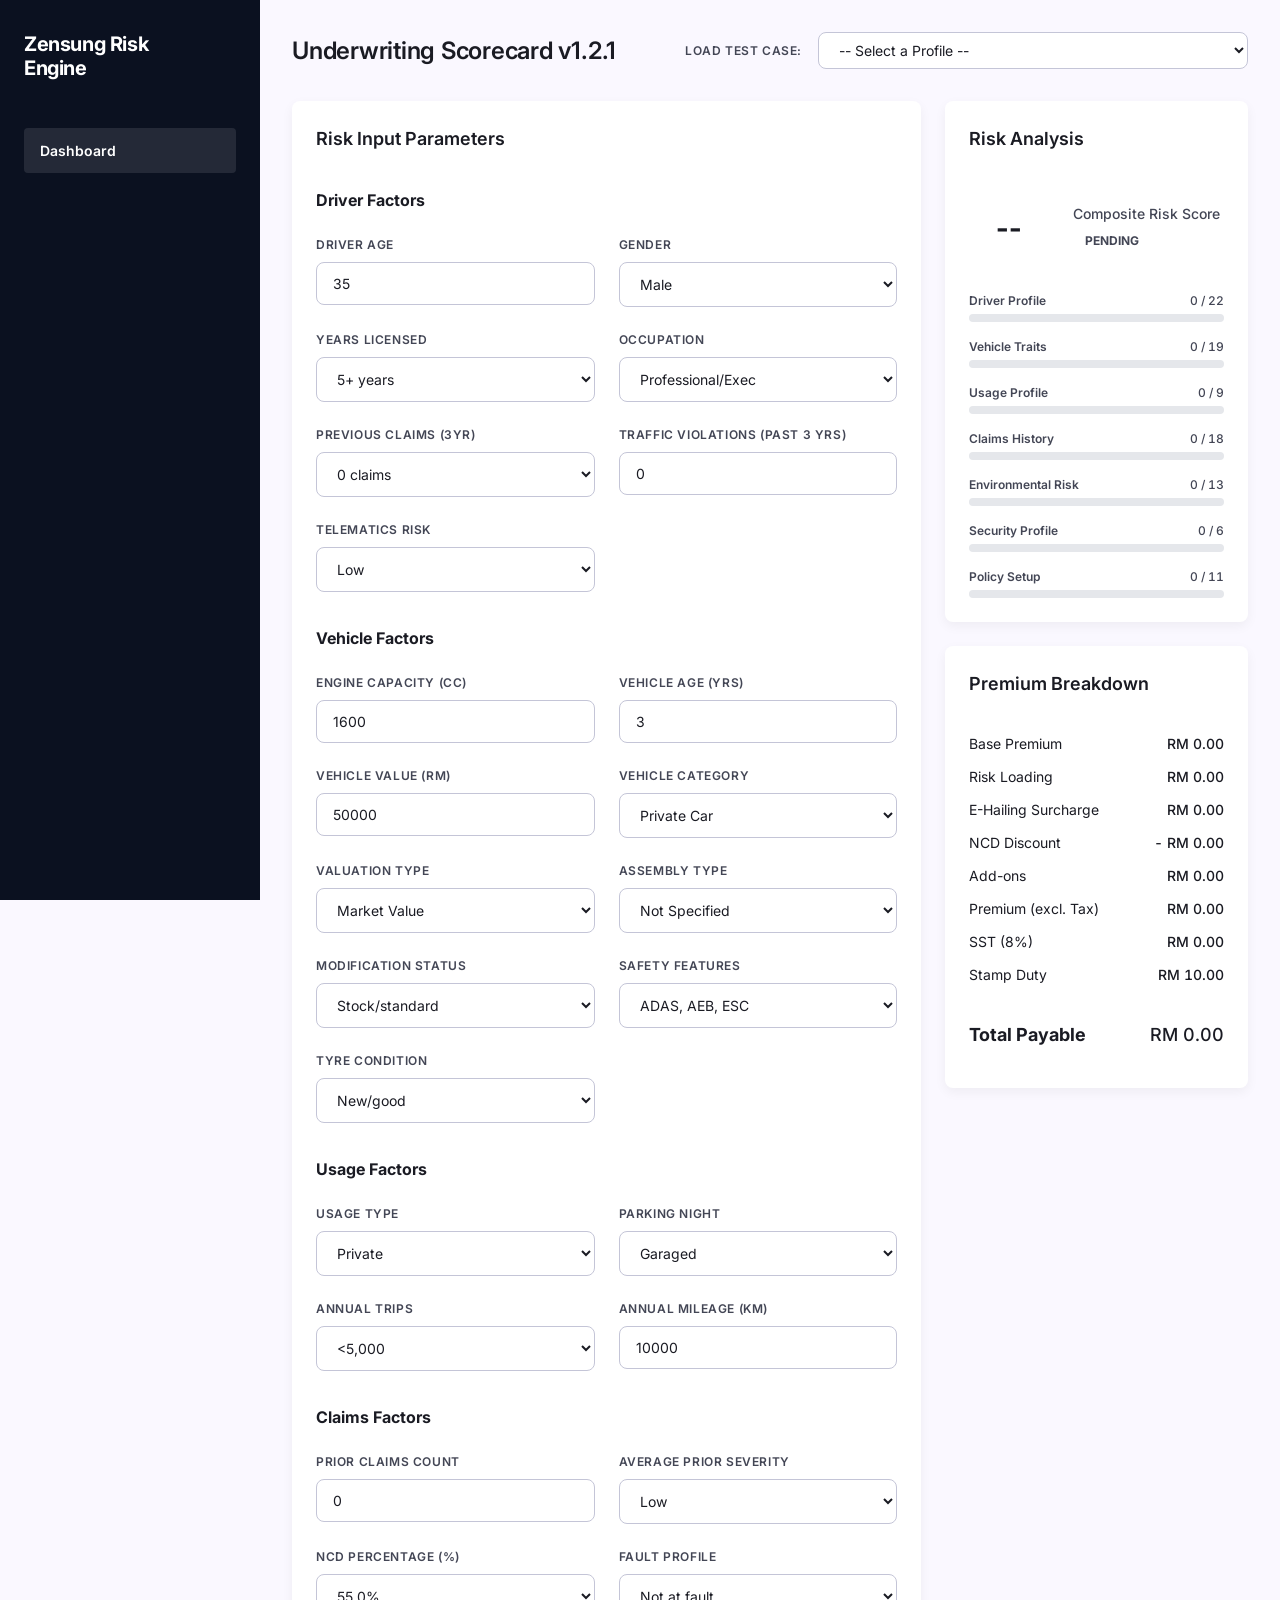
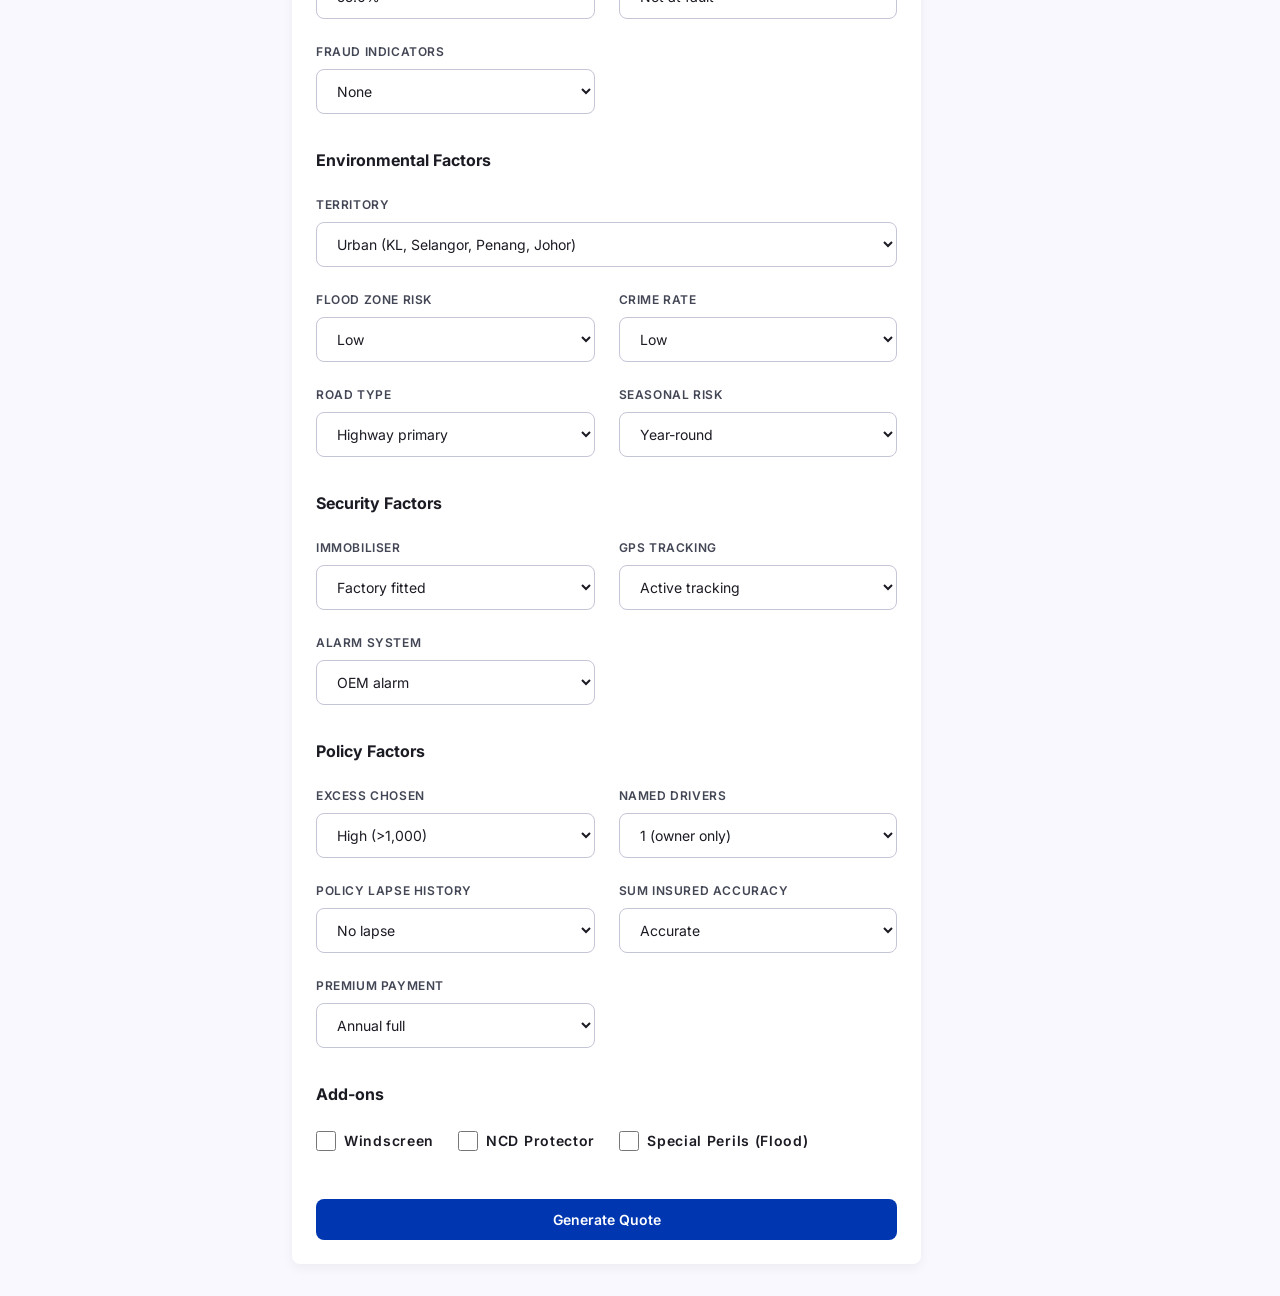
<file: frontend/index.html>
<!DOCTYPE html>
<html lang="en">
<head>
    <meta charset="UTF-8">
    <meta name="viewport" content="width=device-width, initial-scale=1.0">
    <title>Zensung Premium Underwriting</title>
    <link href="https://fonts.googleapis.com/css2?family=Inter:wght@400;500;600;700&display=swap" rel="stylesheet">
    <link rel="stylesheet" href="css/styles.css">
</head>
<body>
    <div class="app-layout">
        <aside class="sidebar">
            <h1>Zensung Risk<br>Engine</h1>
            <ul class="nav-menu">
                <li class="nav-item active"><span>Dashboard</span></li>

            </ul>
        </aside>

        <main class="main-content">
            <header>
                <h2>Underwriting Scorecard v1.2.1</h2>
                <div class="controls">
                    <label for="test-cases">Load Test Case:</label>
                    <select id="test-cases">
                        <option value="">-- Select a Profile --</option>
                    </select>
                </div>
            </header>

            <div class="grid-container">
                <section class="panel panel-left">
                    <h3>Risk Input Parameters</h3>
                    <form id="quote-form">
                        <div class="form-grid">
                            <!-- Driver -->
                            <h4 style="grid-column: 1 / -1; margin-bottom: 0;">Driver Factors</h4>
                            <div class="form-group">
                                <label>Driver Age</label>
                                <input type="number" id="driver_age" min="17" max="90" value="35">
                            </div>
                            <div class="form-group">
                                <label>Gender</label>
                                <select id="gender">
                                    <option value="M">Male</option>
                                    <option value="F">Female</option>
                                </select>
                            </div>
                            <div class="form-group">
                                <label>Years Licensed</label>
                                <select id="years_licensed">
                                    <option value="<2 years"><2 years</option>
                                    <option value="2-4 years">2-4 years</option>
                                    <option value="5+ years" selected>5+ years</option>
                                </select>
                            </div>
                            <div class="form-group">
                                <label>Occupation</label>
                                <select id="occupation">
                                    <option value="Professional/Exec" selected>Professional/Exec</option>
                                    <option value="Clerical/Sales">Clerical/Sales</option>
                                    <option value="Manual/Delivery">Manual/Delivery</option>
                                </select>
                            </div>
                            <div class="form-group">
                                <label>Previous Claims (3yr)</label>
                                <select id="previous_claims_3yr">
                                    <option value="0 claims" selected>0 claims</option>
                                    <option value="1 claim">1 claim</option>
                                    <option value="2+ claims">2+ claims</option>
                                </select>
                            </div>
                            <div class="form-group">
                                <label>Traffic Violations (past 3 yrs)</label>
                                <input type="number" id="traffic_violations" min="0" value="0">
                            </div>
                            <div class="form-group">
                                <label>Telematics Risk</label>
                                <select id="telematics_risk">
                                    <option value="Low" selected>Low</option>
                                    <option value="Med">Medium</option>
                                    <option value="High">High</option>
                                </select>
                            </div>
                            
                            <!-- Vehicle -->
                            <h4 style="grid-column: 1 / -1; margin-bottom: 0; margin-top: 10px;">Vehicle Factors</h4>
                            <div class="form-group">
                                <label>Engine Capacity (cc)</label>
                                <input type="number" id="engine_capacity" min="100" value="1600">
                            </div>
                            <div class="form-group">
                                <label>Vehicle Age (yrs)</label>
                                <input type="number" id="vehicle_age" min="0" value="3">
                            </div>
                            <div class="form-group">
                                <label>Vehicle Value (RM)</label>
                                <input type="number" id="vehicle_value" min="1" value="50000">
                            </div>
                            <div class="form-group">
                                <label>Vehicle Category</label>
                                <select id="vehicle_category">
                                    <option value="Private Car" selected>Private Car</option>
                                    <option value="Commercial Pickup">Commercial Pickup</option>
                                    <option value="Luxury Car">Luxury Car</option>
                                </select>
                            </div>
                            <div class="form-group">
                                <label>Valuation Type</label>
                                <select id="valuation_type">
                                    <option value="Market Value" selected>Market Value</option>
                                    <option value="Agreed Value">Agreed Value</option>
                                </select>
                            </div>
                            <div class="form-group">
                                <label>Assembly Type</label>
                                <select id="assembly_type">
                                    <option value="" selected>Not Specified</option>
                                    <option value="CKD">CKD (Locally Assembled)</option>
                                    <option value="CBU">CBU (Fully Imported)</option>
                                </select>
                            </div>
                            <div class="form-group">
                                <label>Modification Status</label>
                                <select id="modification_status">
                                    <option value="Stock/standard" selected>Stock/standard</option>
                                    <option value="Minor mods">Minor mods</option>
                                    <option value="Major mods">Major mods</option>
                                </select>
                            </div>
                            <div class="form-group">
                                <label>Safety Features</label>
                                <select id="safety_features">
                                    <option value="ADAS, AEB, ESC" selected>ADAS, AEB, ESC</option>
                                    <option value="Some safety">Some safety</option>
                                    <option value="Minimal">Minimal</option>
                                </select>
                            </div>
                            <div class="form-group">
                                <label>Tyre Condition</label>
                                <select id="tyre_condition">
                                    <option value="New/good" selected>New/good</option>
                                    <option value="Moderate">Moderate</option>
                                    <option value="Worn/illegal">Worn/illegal</option>
                                </select>
                            </div>

                            <!-- Usage -->
                            <h4 style="grid-column: 1 / -1; margin-bottom: 0; margin-top: 10px;">Usage Factors</h4>
                            <div class="form-group">
                                <label>Usage Type</label>
                                <select id="usage_type">
                                    <option value="Private" selected>Private</option>
                                    <option value="Commercial">Commercial</option>
                                    <option value="E-hailing Commercial">E-hailing Commercial</option>
                                </select>
                            </div>
                            <div class="form-group">
                                <label>Parking Night</label>
                                <select id="parking_night">
                                    <option value="Garaged" selected>Garaged</option>
                                    <option value="Driveway/carpark">Driveway/carpark</option>
                                    <option value="Street parking">Street parking</option>
                                </select>
                            </div>
                            <div class="form-group">
                                <label>Annual Trips</label>
                                <select id="annual_trips">
                                    <option value="<5,000" selected><5,000</option>
                                    <option value="5,000-10,000">5,000-10,000</option>
                                    <option value=">10,000">>10,000</option>
                                </select>
                            </div>
                            <div class="form-group">
                                <label>Annual Mileage (km)</label>
                                <input type="number" id="annual_mileage" min="0" value="10000">
                            </div>

                            <!-- Claims -->
                            <h4 style="grid-column: 1 / -1; margin-bottom: 0; margin-top: 10px;">Claims Factors</h4>
                            <div class="form-group">
                                <label>Prior Claims Count</label>
                                <input type="number" id="prior_claims_count" min="0" value="0">
                            </div>
                            <div class="form-group">
                                <label>Average Prior Severity</label>
                                <select id="average_prior_severity">
                                    <option value="Low" selected>Low</option>
                                    <option value="Med">Medium</option>
                                    <option value="High">High</option>
                                </select>
                            </div>
                            <div class="form-group">
                                <label>NCD Percentage (%)</label>
                                <select id="ncd_percentage">
                                    <option value="55.0" selected>55.0%</option>
                                    <option value="45.0">45.0%</option>
                                    <option value="38.33">38.33%</option>
                                    <option value="30.0">30.0%</option>
                                    <option value="25.0">25.0%</option>
                                    <option value="0.0">0.0%</option>
                                </select>
                            </div>
                            <div class="form-group">
                                <label>Fault Profile</label>
                                <select id="fault_profile">
                                    <option value="Not at fault" selected>Not at fault</option>
                                    <option value="Partial fault">Partial fault</option>
                                    <option value="At fault">At fault</option>
                                </select>
                            </div>
                            <div class="form-group">
                                <label>Fraud Indicators</label>
                                <select id="fraud_indicators">
                                    <option value="None" selected>None</option>
                                    <option value="Minor">Minor</option>
                                    <option value="Suspicious">Suspicious</option>
                                </select>
                            </div>

                            <!-- Environmental -->
                            <h4 style="grid-column: 1 / -1; margin-bottom: 0; margin-top: 10px;">Environmental Factors</h4>
                            <div class="form-group full-width">
                                <label>Territory</label>
                                <select id="territory">
                                    <option value="Urban (KL, Selangor, Penang, Johor)" selected>Urban (KL, Selangor, Penang, Johor)</option>
                                    <option value="Urban (Other)">Urban (Other)</option>
                                    <option value="Rural (West Malaysia)">Rural (West Malaysia)</option>
                                    <option value="Rural (East Malaysia)">Rural (East Malaysia)</option>
                                </select>
                            </div>
                            <div class="form-group">
                                <label>Flood Zone Risk</label>
                                <select id="flood_zone">
                                    <option value="Low" selected>Low</option>
                                    <option value="Med">Medium</option>
                                    <option value="High">High</option>
                                </select>
                            </div>
                            <div class="form-group">
                                <label>Crime Rate</label>
                                <select id="crime_rate">
                                    <option value="Low" selected>Low</option>
                                    <option value="Medium">Medium</option>
                                    <option value="High">High</option>
                                </select>
                            </div>
                            <div class="form-group">
                                <label>Road Type</label>
                                <select id="road_type">
                                    <option value="Highway primary" selected>Highway primary</option>
                                    <option value="Urban mixed">Urban mixed</option>
                                    <option value="Rural/unlit">Rural/unlit</option>
                                </select>
                            </div>
                            <div class="form-group">
                                <label>Seasonal Risk</label>
                                <select id="seasonal_risk">
                                    <option value="Year-round" selected>Year-round</option>
                                    <option value="Monsoon seasonal">Monsoon seasonal</option>
                                    <option value="High exposure">High exposure</option>
                                </select>
                            </div>

                            <!-- Security -->
                            <h4 style="grid-column: 1 / -1; margin-bottom: 0; margin-top: 10px;">Security Factors</h4>
                            <div class="form-group">
                                <label>Immobiliser</label>
                                <select id="immobiliser">
                                    <option value="Factory fitted" selected>Factory fitted</option>
                                    <option value="Aftermarket">Aftermarket</option>
                                    <option value="None">None</option>
                                </select>
                            </div>
                            <div class="form-group">
                                <label>GPS Tracking</label>
                                <select id="gps_tracking">
                                    <option value="Active tracking" selected>Active tracking</option>
                                    <option value="Passive">Passive</option>
                                    <option value="None">None</option>
                                </select>
                            </div>
                            <div class="form-group">
                                <label>Alarm System</label>
                                <select id="alarm_system">
                                    <option value="OEM alarm" selected>OEM alarm</option>
                                    <option value="Aftermarket">Aftermarket</option>
                                    <option value="None">None</option>
                                </select>
                            </div>

                            <!-- Policy -->
                            <h4 style="grid-column: 1 / -1; margin-bottom: 0; margin-top: 10px;">Policy Factors</h4>
                            <div class="form-group">
                                <label>Excess Chosen</label>
                                <select id="excess_chosen">
                                    <option value="High (>1,000)" selected>High (>1,000)</option>
                                    <option value="Standard">Standard</option>
                                    <option value="Minimum">Minimum</option>
                                </select>
                            </div>
                            <div class="form-group">
                                <label>Named Drivers</label>
                                <select id="named_drivers">
                                    <option value="1 (owner only)" selected>1 (owner only)</option>
                                    <option value="2-3">2-3</option>
                                    <option value="4+">4+</option>
                                </select>
                            </div>
                            <div class="form-group">
                                <label>Policy Lapse History</label>
                                <select id="policy_lapse_history">
                                    <option value="No lapse" selected>No lapse</option>
                                    <option value="1 lapse">1 lapse</option>
                                    <option value="2+ lapses">2+ lapses</option>
                                </select>
                            </div>
                            <div class="form-group">
                                <label>Sum Insured Accuracy</label>
                                <select id="sum_insured_accuracy">
                                    <option value="Accurate" selected>Accurate</option>
                                    <option value="A�10%">+/- 10%</option>
                                    <option value="Underinsured >10%">Underinsured >10%</option>
                                </select>
                            </div>
                            <div class="form-group">
                                <label>Premium Payment</label>
                                <select id="premium_payment">
                                    <option value="Annual full" selected>Annual full</option>
                                    <option value="Semi-annual">Semi-annual</option>
                                    <option value="Monthly">Monthly</option>
                                </select>
                            </div>

                            <!-- Addons -->
                            <h4 style="grid-column: 1 / -1; margin-bottom: 0; margin-top: 10px;">Add-ons</h4>
                            <div class="form-group full-width">
                                <div class="checkbox-group">
                                    <label><input type="checkbox" id="windscreen_cover"> Windscreen</label>
                                    <label><input type="checkbox" id="ncd_protector"> NCD Protector</label>
                                    <label><input type="checkbox" id="special_perils_cover"> Special Perils (Flood)</label>
                                </div>
                            </div>
                        </div>

                        <div id="error-msg" class="error-message"></div>
                        
                        <button type="submit" class="btn" id="submit-btn">Generate Quote</button>
                    </form>
                </section>

                <section class="panel-right">
                    <div class="panel">
                        <h3>Risk Analysis</h3>
                        <div class="dashboard-score">
                            <div class="score-circle" id="display_score">--</div>
                            <div class="score-details">
                                <div style="font-size: 0.875rem; color: var(--on-surface-variant); font-weight: 500;">Composite Risk Score</div>
                                <div id="display_decision" class="decision-badge">PENDING</div>
                                <div id="display_reinsurance" class="warning-flag">⚠️ Reinsurance Flag</div>
                            </div>
                        </div>

                        <!-- 7 UI Progress Bars -->
                        <div class="progress-section">
                            <div class="progress-container">
                                <div class="progress-header">
                                    <span>Driver Profile</span>
                                    <span id="driver-risk-text" class="data-mono">0 / 22</span>
                                </div>
                                <div class="progress-track" style="width: 100%; height: 8px; background: #E5E7EB; border-radius: 4px; overflow: hidden; margin-top: 4px;">
                                    <div id="driver-risk-fill" class="progress-fill" style="width: 0%; height: 100%; background: #1D4ED8; transition: width 0.5s ease-in-out;"></div>
                                </div>
                            </div>
                            
                            <div class="progress-container">
                                <div class="progress-header">
                                    <span>Vehicle Traits</span>
                                    <span id="vehicle-risk-text" class="data-mono">0 / 19</span>
                                </div>
                                <div class="progress-track" style="width: 100%; height: 8px; background: #E5E7EB; border-radius: 4px; overflow: hidden; margin-top: 4px;">
                                    <div id="vehicle-risk-fill" class="progress-fill" style="width: 0%; height: 100%; background: #1D4ED8; transition: width 0.5s ease-in-out;"></div>
                                </div>
                            </div>

                            <div class="progress-container">
                                <div class="progress-header">
                                    <span>Usage Profile</span>
                                    <span id="usage-risk-text" class="data-mono">0 / 9</span>
                                </div>
                                <div class="progress-track" style="width: 100%; height: 8px; background: #E5E7EB; border-radius: 4px; overflow: hidden; margin-top: 4px;">
                                    <div id="usage-risk-fill" class="progress-fill" style="width: 0%; height: 100%; background: #1D4ED8; transition: width 0.5s ease-in-out;"></div>
                                </div>
                            </div>

                            <div class="progress-container">
                                <div class="progress-header">
                                    <span>Claims History</span>
                                    <span id="claims-risk-text" class="data-mono">0 / 18</span>
                                </div>
                                <div class="progress-track" style="width: 100%; height: 8px; background: #E5E7EB; border-radius: 4px; overflow: hidden; margin-top: 4px;">
                                    <div id="claims-risk-fill" class="progress-fill" style="width: 0%; height: 100%; background: #1D4ED8; transition: width 0.5s ease-in-out;"></div>
                                </div>
                            </div>

                            <div class="progress-container">
                                <div class="progress-header">
                                    <span>Environmental Risk</span>
                                    <span id="geo-risk-text" class="data-mono">0 / 13</span>
                                </div>
                                <div class="progress-track" style="width: 100%; height: 8px; background: #E5E7EB; border-radius: 4px; overflow: hidden; margin-top: 4px;">
                                    <div id="geo-risk-fill" class="progress-fill" style="width: 0%; height: 100%; background: #1D4ED8; transition: width 0.5s ease-in-out;"></div>
                                </div>
                            </div>

                            <div class="progress-container">
                                <div class="progress-header">
                                    <span>Security Profile</span>
                                    <span id="security-risk-text" class="data-mono">0 / 6</span>
                                </div>
                                <div class="progress-track" style="width: 100%; height: 8px; background: #E5E7EB; border-radius: 4px; overflow: hidden; margin-top: 4px;">
                                    <div id="security-risk-fill" class="progress-fill" style="width: 0%; height: 100%; background: #1D4ED8; transition: width 0.5s ease-in-out;"></div>
                                </div>
                            </div>

                            <div class="progress-container">
                                <div class="progress-header">
                                    <span>Policy Setup</span>
                                    <span id="policy-risk-text" class="data-mono">0 / 11</span>
                                </div>
                                <div class="progress-track" style="width: 100%; height: 8px; background: #E5E7EB; border-radius: 4px; overflow: hidden; margin-top: 4px;">
                                    <div id="policy-risk-fill" class="progress-fill" style="width: 0%; height: 100%; background: #1D4ED8; transition: width 0.5s ease-in-out;"></div>
                                </div>
                            </div>
                        </div>
                    </div>

                    <div class="panel">
                        <h3>Premium Breakdown</h3>
                        <div class="premium-breakdown">
                            <div class="breakdown-item">
                                <span>Base Premium</span>
                                <span id="bk_base" class="data-mono">RM 0.00</span>
                            </div>
                            <div class="breakdown-item">
                                <span>Risk Loading</span>
                                <span id="bk_loading" class="data-mono">RM 0.00</span>
                            </div>
                            <div class="breakdown-item">
                                <span>E-Hailing Surcharge</span>
                                <span id="bk_ehailing" class="data-mono">RM 0.00</span>
                            </div>
                            <div class="breakdown-item">
                                <span>NCD Discount</span>
                                <span id="bk_ncd" class="data-mono">- RM 0.00</span>
                            </div>
                            <div class="breakdown-item">
                                <span>Add-ons</span>
                                <span id="bk_addons" class="data-mono">RM 0.00</span>
                            </div>
                            <div class="breakdown-item">
                                <span>Premium (excl. Tax)</span>
                                <span id="bk_excl" class="data-mono">RM 0.00</span>
                            </div>
                            <div id="display_floor_warning" class="warning-flag" style="margin-bottom: 0.5rem; text-align: center;">🛡️ Minimum Premium Floor Activated</div>
                            <div id="display_mandatory_addon" class="warning-flag" style="display: none; background-color: #fee2e2; color: #b91c1c; margin-bottom: 0.5rem; text-align: center;">🚨 Mandatory Add-on Applied</div>
                            <div id="display_ncd_stepback" class="warning-flag" style="display: none; background-color: #fef3c7; color: #b45309; margin-bottom: 0.5rem; text-align: center;">⚠️ NCD Stepped Back to 0% (Prior Claim)</div>
                            <div class="breakdown-item">
                                <span>SST (8%)</span>
                                <span id="bk_sst" class="data-mono">RM 0.00</span>
                            </div>
                            <div class="breakdown-item">
                                <span>Stamp Duty</span>
                                <span id="bk_stamp_duty" class="data-mono">RM 10.00</span>
                            </div>
                            <div class="breakdown-item total">
                                <span>Total Payable</span>
                                <span id="bk_total" class="data-mono">RM 0.00</span>
                            </div>
                        </div>
                        <div id="display_metadata" style="font-size: 0.75rem; color: var(--on-surface-variant); margin-top: 1rem; text-align: center;"></div>
                    </div>
                </section>
            </div>
        </main>
    </div>

    <script src="js/app.js?v=1.2.3"></script>
</body>
</html>
</file>
<file: frontend/css/styles.css>
:root {
  /* Colors from DESIGN.md */
  --surface: #faf8ff;
  --surface-dim: #d9d9e5;
  --surface-bright: #faf8ff;
  --surface-container-lowest: #ffffff;
  --surface-container-low: #f3f2fe;
  --surface-container: #ededf9;
  --surface-container-high: #e8e7f3;
  --surface-container-highest: #e2e1ed;
  --on-surface: #1a1b23;
  --on-surface-variant: #434655;
  --inverse-surface: #2e3039;
  --inverse-on-surface: #f0f0fb;
  --outline: #747686;
  --outline-variant: #c4c5d7;
  --surface-tint: #2151da;
  --primary: #0037b0;
  --on-primary: #ffffff;
  --primary-container: #1d4ed8;
  --on-primary-container: #cad3ff;
  --inverse-primary: #b7c4ff;
  --secondary: #565d79;
  --on-secondary: #ffffff;
  --secondary-container: #d8deff;
  --on-secondary-container: #5a627e;
  --tertiary: #424546;
  --on-tertiary: #ffffff;
  --tertiary-container: #5a5c5d;
  --on-tertiary-container: #d3d5d6;
  --error: #ba1a1a;
  --on-error: #ffffff;
  --error-container: #ffdad6;
  --on-error-container: #93000a;
  --primary-fixed: #dce1ff;
  --on-primary-fixed: #001551;
  --background: #faf8ff;
  
  /* Deep Navy specifically for sidebar */
  --deep-navy: #0b1120;
  --emerald: #10b981;
  --crimson: #ef4444;

  /* Typography */
  --font-family: 'Inter', sans-serif;
  
  /* Spacing */
  --container-padding: 2rem;
  --gutter: 1.5rem;
  --panel-gap: 1rem;
  --stack-sm: 0.5rem;
  --stack-md: 1rem;
  --stack-lg: 2rem;

  /* Shapes */
  --radius-sm: 0.25rem;
  --radius-md: 0.5rem; /* 8px standard */
  --radius-lg: 1rem;
  
  /* Elevation */
  --shadow-1: 0 4px 12px rgba(0, 0, 0, 0.05);
  --shadow-2: 0 12px 24px rgba(0, 0, 0, 0.1);
}

* {
  box-sizing: border-box;
  margin: 0;
  padding: 0;
}

body {
  font-family: var(--font-family);
  background-color: var(--background);
  color: var(--on-surface);
  line-height: 1.5;
  font-size: 16px;
  display: flex;
  min-height: 100vh;
}

/* Sidebar Layout */
.app-layout {
  display: flex;
  width: 100%;
}

.sidebar {
  width: 260px;
  background-color: var(--deep-navy);
  color: #ffffff;
  padding: 2rem 1.5rem;
  display: flex;
  flex-direction: column;
  position: fixed;
  height: 100vh;
  z-index: 10;
}

.sidebar h1 {
  font-size: 20px;
  font-weight: 700;
  letter-spacing: -0.02em;
  margin-bottom: 3rem;
  line-height: 1.2;
}

.nav-menu {
  list-style: none;
  display: flex;
  flex-direction: column;
  gap: 0.5rem;
}

.nav-item {
  padding: 0.75rem 1rem;
  border-radius: var(--radius-sm);
  color: #cbd5e1;
  font-size: 14px;
  font-weight: 600;
  cursor: pointer;
  transition: all 0.2s;
}

.nav-item.active, .nav-item:hover {
  background-color: rgba(255, 255, 255, 0.1);
  color: #ffffff;
}

.main-content {
  flex: 1;
  margin-left: 260px; /* offset for fixed sidebar */
  padding: var(--container-padding);
  max-width: 1400px;
}

/* Header */
header {
  display: flex;
  justify-content: space-between;
  align-items: center;
  margin-bottom: 2rem;
}

header h2 {
  font-size: 24px;
  font-weight: 600;
  letter-spacing: -0.01em;
}

.controls {
  display: flex;
  align-items: center;
  gap: 1rem;
}

.controls select {
  padding: 0.5rem 1rem;
  border-radius: var(--radius-md);
  border: 1px solid var(--outline-variant);
  background-color: var(--surface-container-lowest);
  font-family: var(--font-family);
  font-size: 14px;
  outline: none;
  cursor: pointer;
}

/* 12-Column Grid Area */
.grid-container {
  display: grid;
  grid-template-columns: repeat(12, 1fr);
  gap: var(--gutter);
}

/* Panels / Cards */
.panel {
  background-color: var(--surface-container-lowest);
  border-radius: var(--radius-md);
  padding: 1.5rem;
  box-shadow: var(--shadow-1);
}

.panel-left {
  grid-column: span 8;
}

.panel-right {
  grid-column: span 4;
  display: flex;
  flex-direction: column;
  gap: var(--gutter);
}

.panel h3 {
  font-size: 18px;
  font-weight: 600;
  margin-bottom: 1.5rem;
  color: var(--on-surface);
  border-bottom: 1px solid var(--surface-variant);
  padding-bottom: 0.75rem;
}

/* Form Styles */
.form-grid {
  display: grid;
  grid-template-columns: 1fr 1fr;
  gap: 1.5rem;
}

.form-group {
  display: flex;
  flex-direction: column;
  gap: 0.5rem;
}

.form-group.full-width {
  grid-column: 1 / -1;
}

label {
  font-size: 12px;
  font-weight: 600;
  letter-spacing: 0.05em;
  text-transform: uppercase;
  color: var(--on-surface-variant);
}

input, select {
  padding: 0.75rem 1rem;
  border-radius: var(--radius-md);
  border: 1px solid var(--outline-variant);
  background-color: var(--surface-container-lowest);
  font-family: var(--font-family);
  font-size: 14px;
  color: var(--on-surface);
  transition: all 0.2s;
  outline: none;
}

input:focus, select:focus {
  border-color: var(--primary);
  box-shadow: 0 0 0 3px var(--primary-fixed);
}

/* Checkbox specific */
.checkbox-group {
  display: flex;
  gap: 1.5rem;
}

.checkbox-group label {
  display: flex;
  align-items: center;
  gap: 0.5rem;
  text-transform: none;
  font-size: 14px;
  color: var(--on-surface);
  cursor: pointer;
}

input[type="checkbox"] {
  width: 1.25rem;
  height: 1.25rem;
  cursor: pointer;
  accent-color: var(--primary);
}

/* Buttons */
.btn {
  background-color: var(--primary);
  color: var(--on-primary);
  border: none;
  padding: 0.75rem 1.5rem;
  border-radius: var(--radius-md);
  font-family: var(--font-family);
  font-size: 14px;
  font-weight: 600;
  cursor: pointer;
  transition: all 0.2s;
  margin-top: 2rem;
  width: 100%;
}

.btn:hover {
  background-color: var(--primary-container);
}

/* Dashboard Score Components */
.dashboard-score {
  display: flex;
  align-items: center;
  gap: 1.5rem;
}

.score-circle {
  width: 80px;
  height: 80px;
  border-radius: 50%;
  display: flex;
  align-items: center;
  justify-content: center;
  font-size: 28px;
  font-weight: 700;
  border: 4px solid var(--surface-variant);
  color: var(--on-surface);
}

.score-details {
  display: flex;
  flex-direction: column;
  gap: 0.25rem;
}

.decision-badge {
  display: inline-block;
  padding: 0.25rem 0.75rem;
  border-radius: var(--radius-sm);
  font-size: 12px;
  font-weight: 700;
  text-transform: uppercase;
  background-color: var(--surface-variant);
  color: var(--on-surface-variant);
  align-self: flex-start;
}

.decision-badge.approved {
  background-color: #d1fae5;
  color: #065f46;
}

.decision-badge.referral {
  background-color: #fee2e2;
  color: #991b1b;
}

.warning-flag {
  font-size: 12px;
  color: #b45309;
  background-color: #fef3c7;
  padding: 0.25rem 0.5rem;
  border-radius: 4px;
  display: none;
  font-weight: 600;
  margin-top: 0.25rem;
}

/* Progress Bars */
.progress-section {
  margin-top: 1.5rem;
  display: flex;
  flex-direction: column;
  gap: 1rem;
}

.progress-item {
  display: flex;
  flex-direction: column;
  gap: 0.25rem;
}

.progress-header {
  display: flex;
  justify-content: space-between;
  font-size: 12px;
  font-weight: 600;
  color: var(--on-surface-variant);
}

.progress-bar-bg {
  width: 100%;
  height: 8px;
  background-color: var(--surface-variant);
  border-radius: 4px;
  overflow: hidden;
}

.progress-bar-fill {
  height: 100%;
  background-color: var(--emerald);
  width: 0%;
  transition: width 0.5s ease, background-color 0.5s ease;
}

/* Premium Breakdown */
.premium-breakdown {
  display: flex;
  flex-direction: column;
  gap: 0.75rem;
}

.breakdown-item {
  display: flex;
  justify-content: space-between;
  font-size: 14px;
  color: var(--on-surface);
}

.breakdown-item.total {
  font-weight: 700;
  font-size: 18px;
  padding-top: 1rem;
  margin-top: 0.5rem;
  border-top: 2px solid var(--surface-variant);
}

.data-mono {
  font-family: var(--font-family);
  font-variant-numeric: tabular-nums;
  font-weight: 500;
}

.error-message {
  color: var(--error);
  font-size: 14px;
  margin-top: 1rem;
  font-weight: 600;
}

.tooltip-container {
  cursor: help;
  color: var(--outline);
  font-size: 12px;
  margin-left: 0.5rem;
}

/* Responsive */
@media (max-width: 1024px) {
  .panel-left, .panel-right {
    grid-column: span 12;
  }
}

@media (max-width: 768px) {
  .sidebar {
    width: 60px;
    padding: 1rem 0.5rem;
  }
  .sidebar h1, .nav-item span {
    display: none;
  }
  .main-content {
    margin-left: 60px;
  }
  .form-grid {
    grid-template-columns: 1fr;
  }
}
</file>
